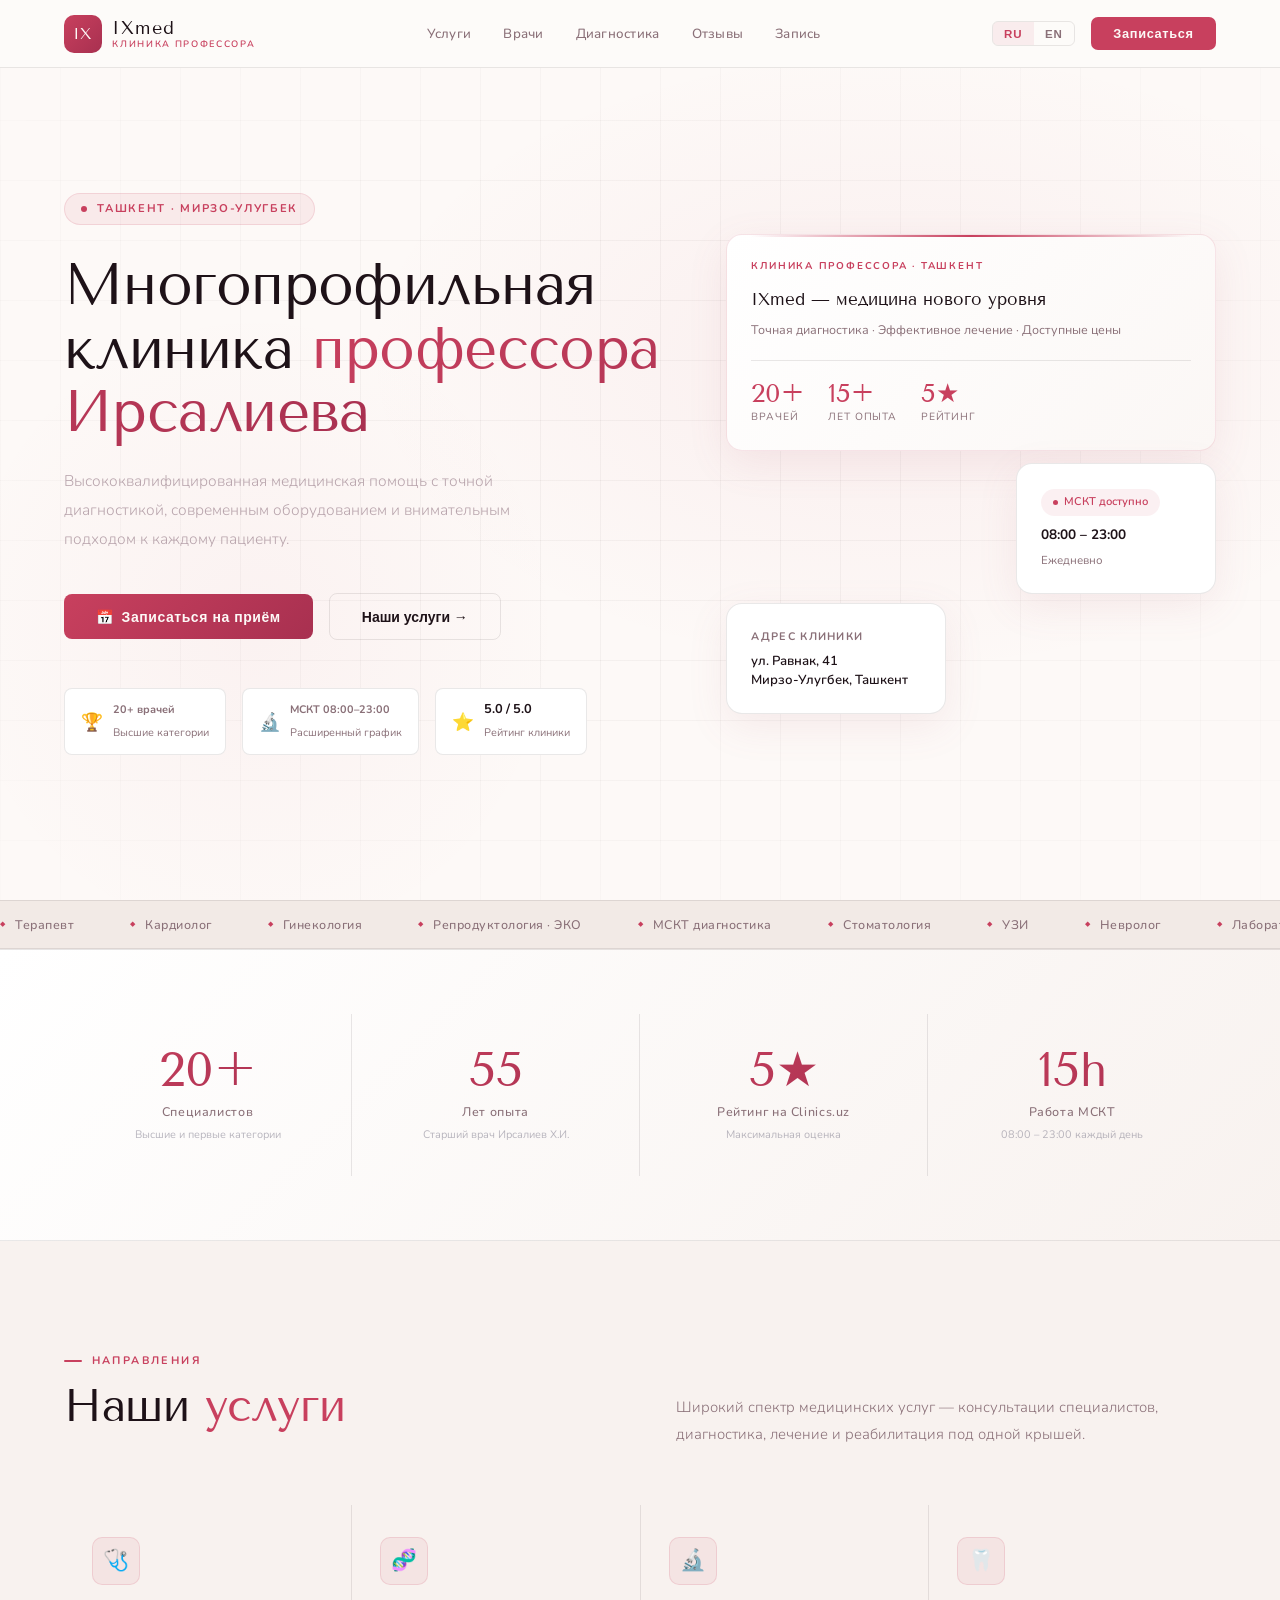
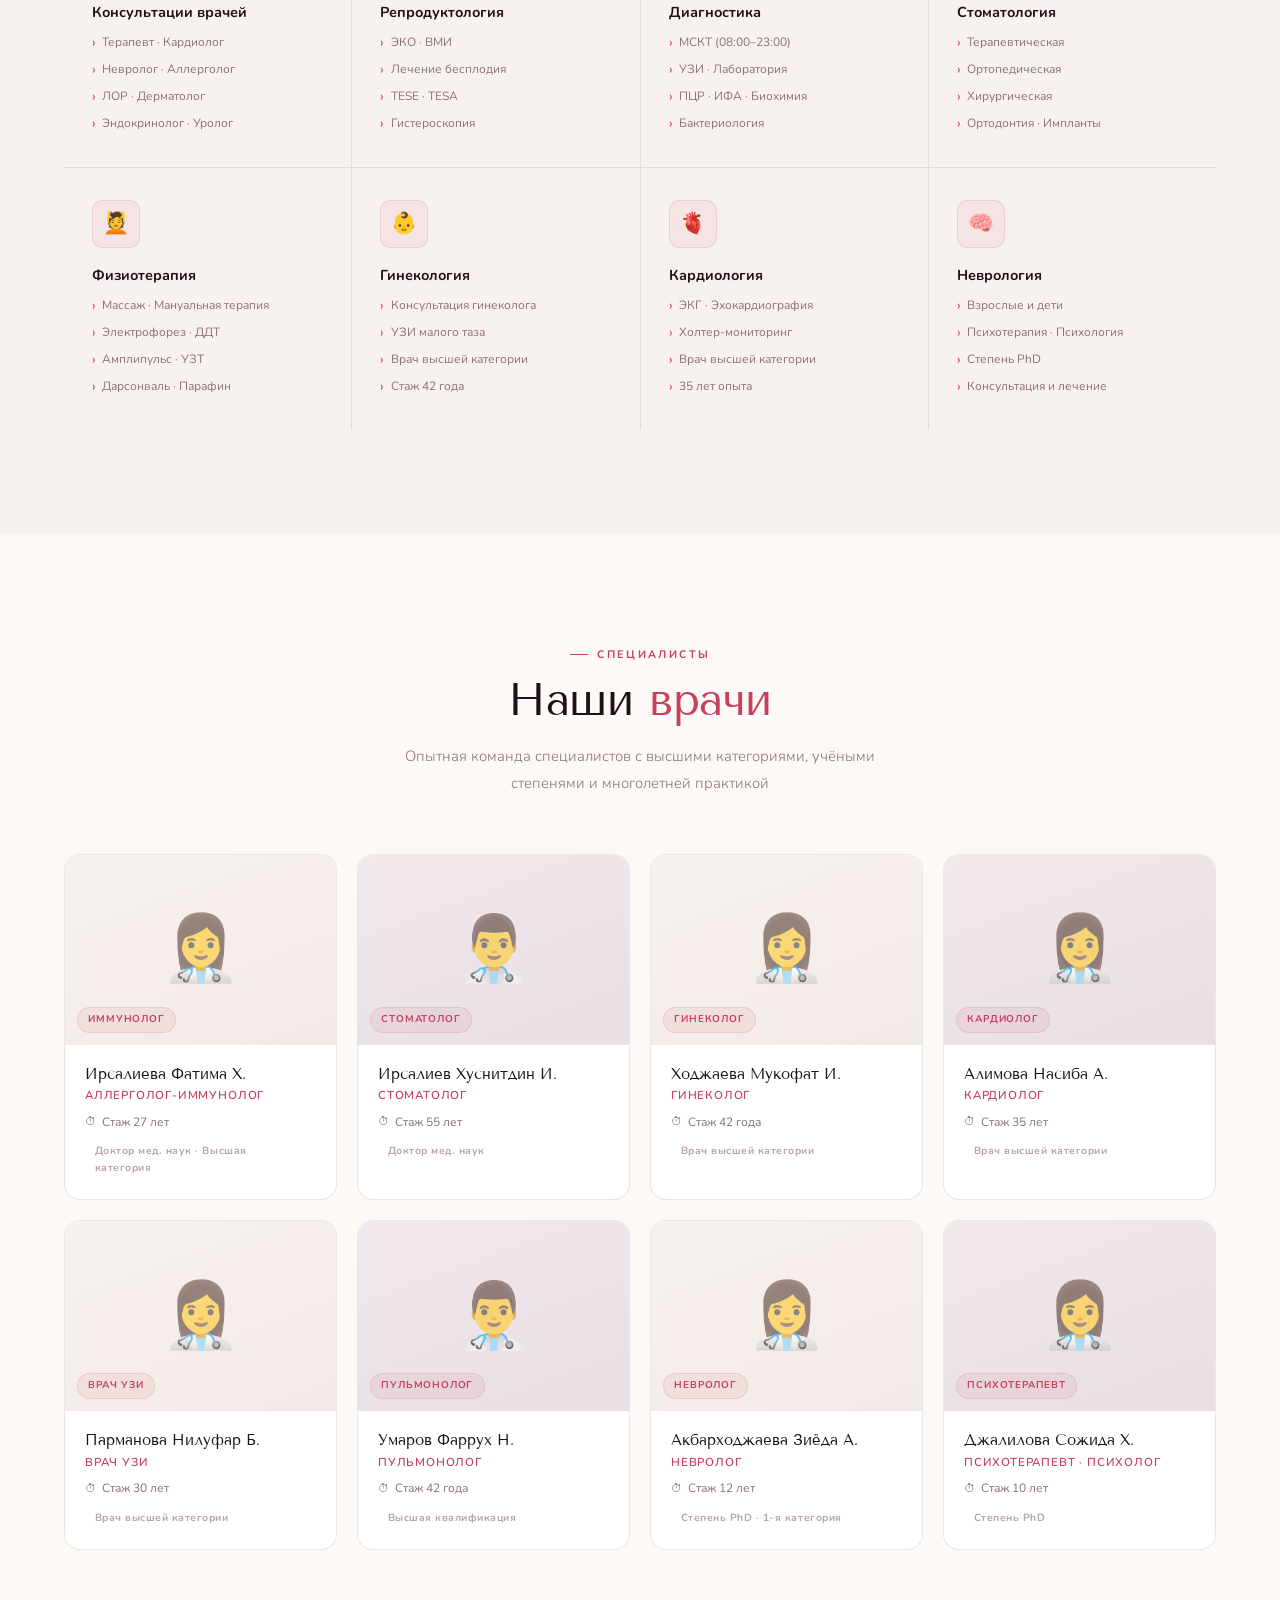
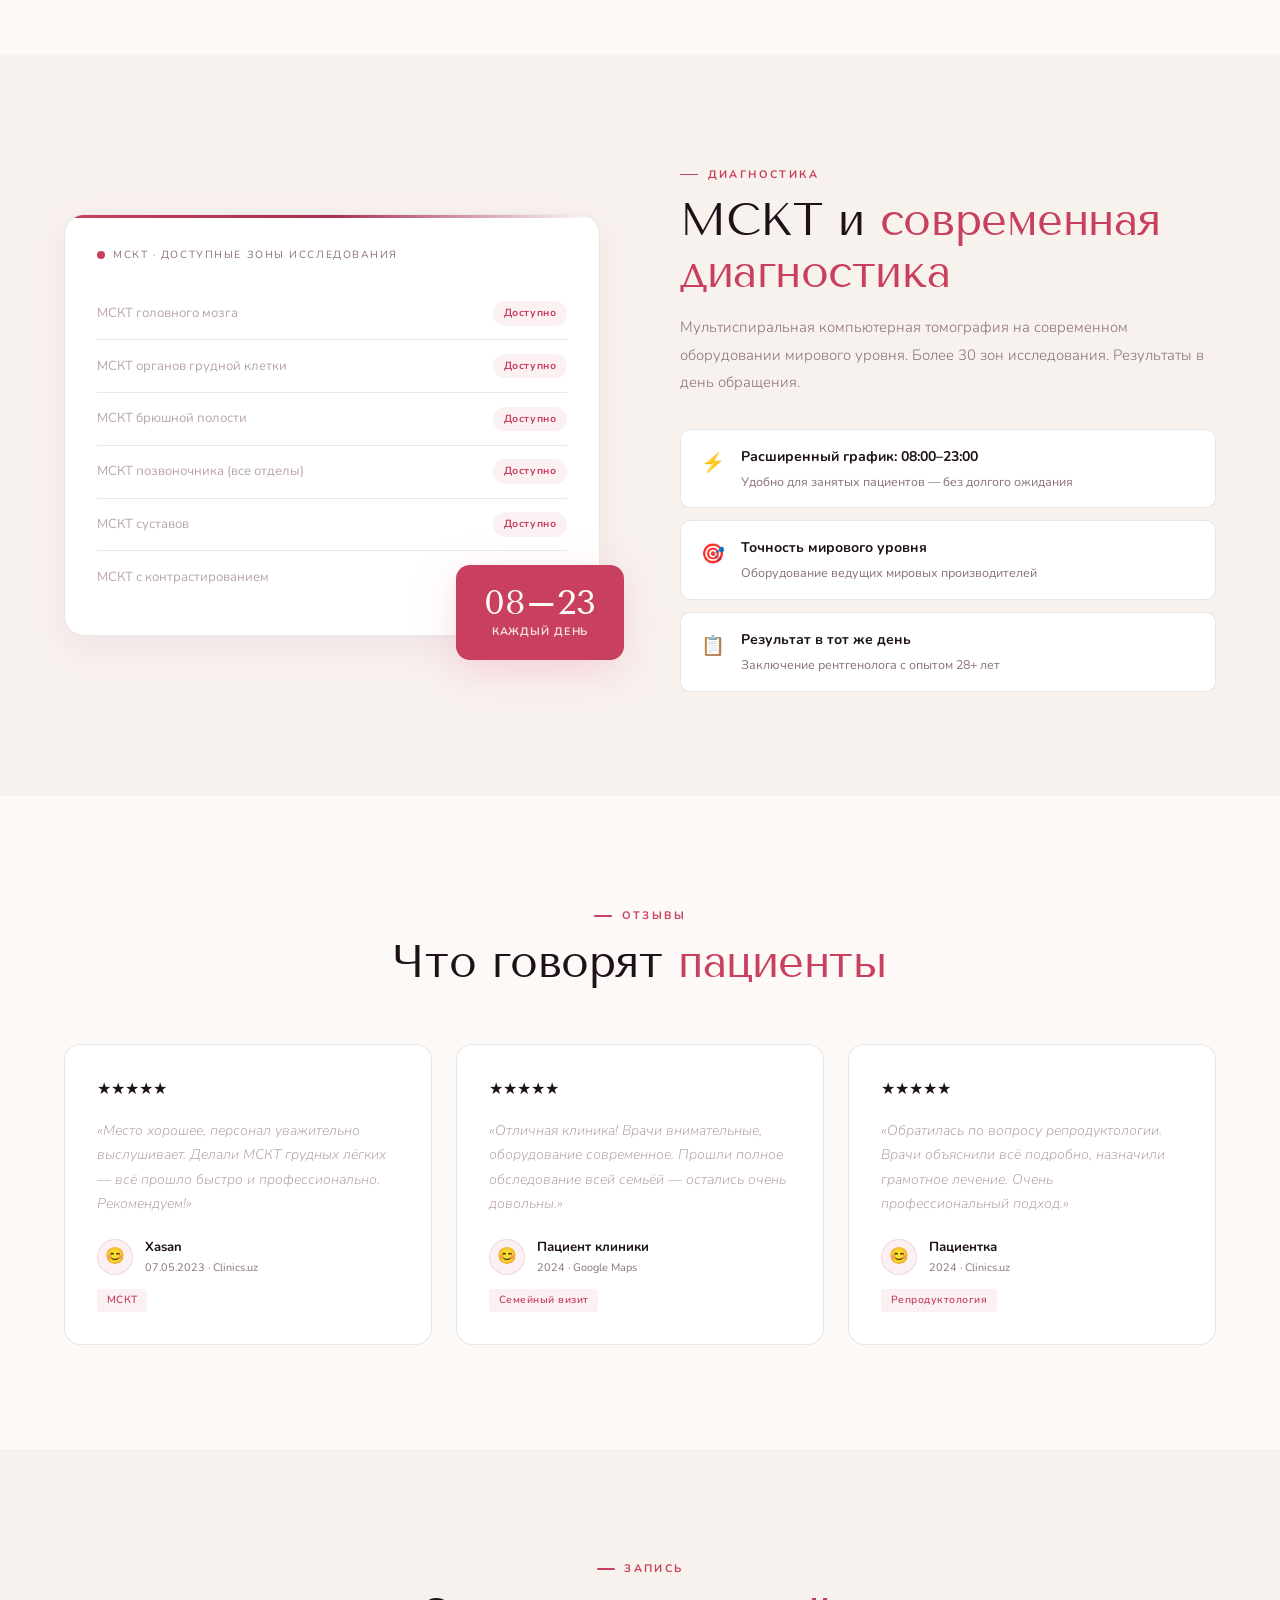
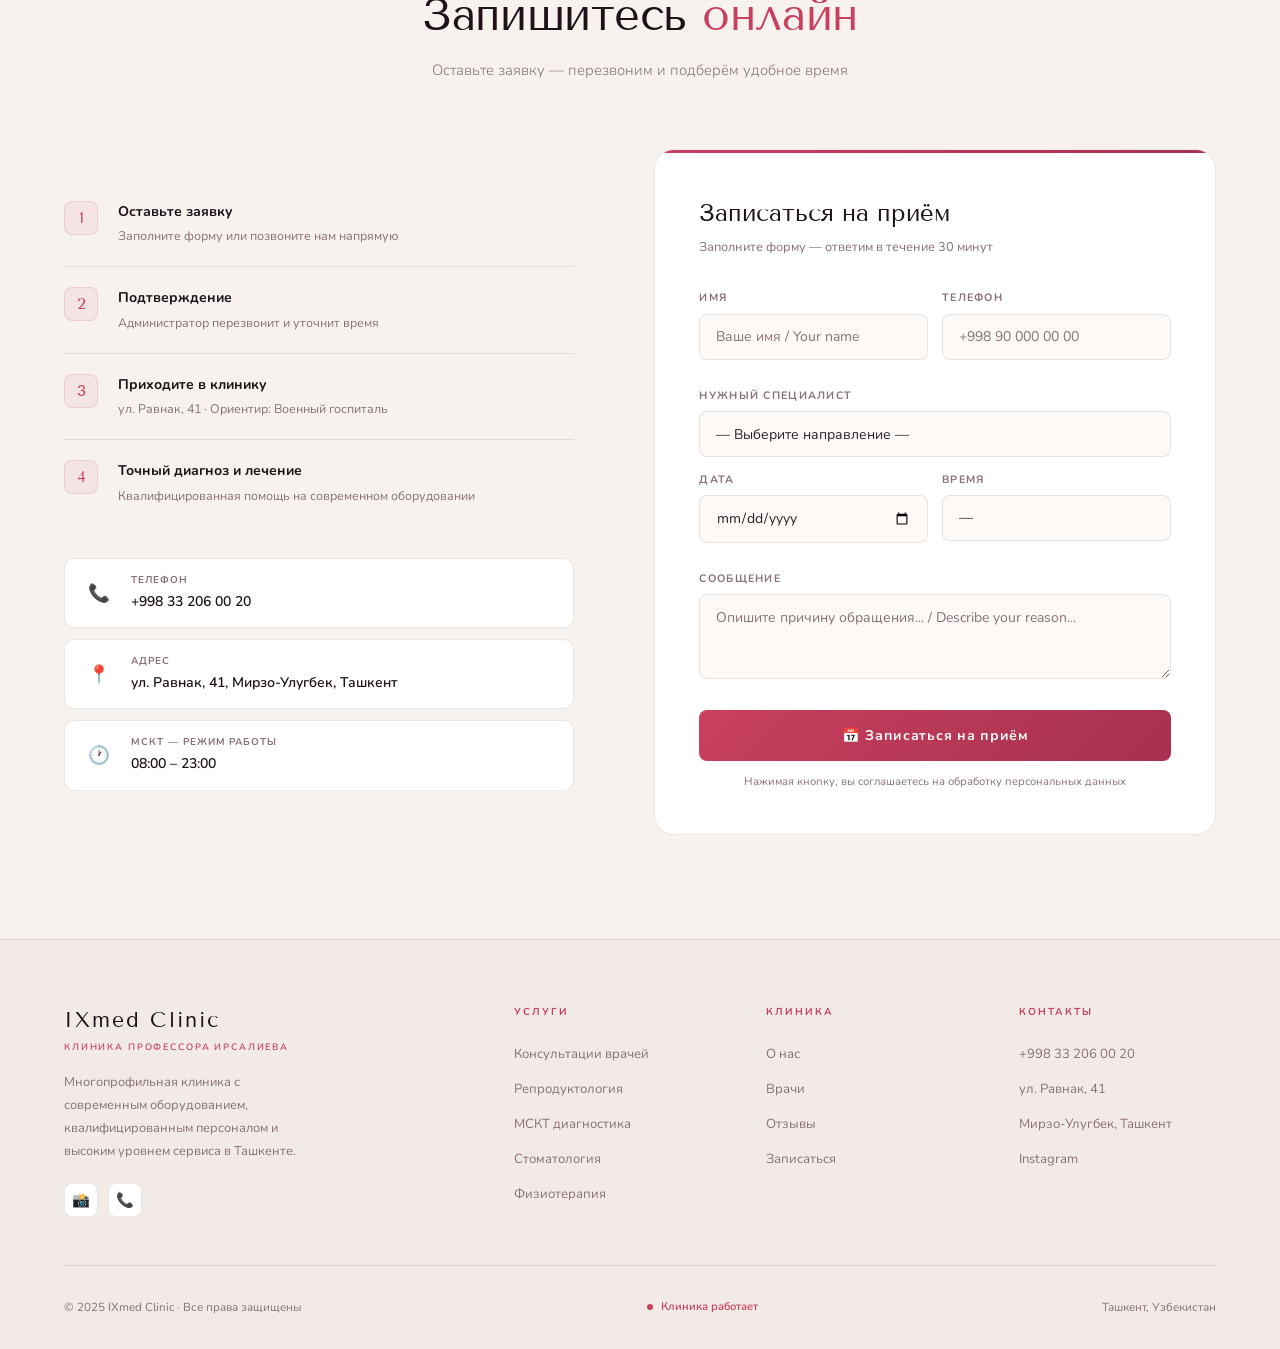
<file: index.html>
<!DOCTYPE html>
<html lang="ru" data-lang="ru">
<head>
<meta charset="UTF-8">
<meta name="viewport" content="width=device-width, initial-scale=1.0">
<title>IXmed Clinic — Многопрофильная клиника профессора Ирсалиева · Ташкент</title>
<link href="https://fonts.googleapis.com/css2?family=Tenor+Sans&family=Nunito:wght@300;400;500;600;700&display=swap" rel="stylesheet">
<link rel="stylesheet" href="ixmed.css">
</head>
<body>

<!-- NAV -->
<nav id="nav">
  <a href="#" class="logo">
    <div class="logo-mark">IX</div>
    <div class="logo-text">
      <span class="logo-main">IXmed</span>
      <span class="logo-sub ru">Клиника профессора</span>
      <span class="logo-sub en">Professor's Clinic</span>
    </div>
  </a>
  <ul class="nav-links">
    <li><a href="#services"><span class="ru">Услуги</span><span class="en">Services</span></a></li>
    <li><a href="#doctors"><span class="ru">Врачи</span><span class="en">Doctors</span></a></li>
    <li><a href="#diagnostics"><span class="ru">Диагностика</span><span class="en">Diagnostics</span></a></li>
    <li><a href="#reviews"><span class="ru">Отзывы</span><span class="en">Reviews</span></a></li>
    <li><a href="#booking"><span class="ru">Запись</span><span class="en">Book</span></a></li>
  </ul>
  <div class="nav-right">
    <div class="lang-toggle">
      <button class="lang-btn active" onclick="setLang('ru')">RU</button>
      <button class="lang-btn" onclick="setLang('en')">EN</button>
    </div>
    <button class="nav-cta" onclick="document.getElementById('booking').scrollIntoView({behavior:'smooth'})">
      <span class="ru">Записаться</span><span class="en">Book Now</span>
    </button>
    <button class="hamburger" onclick="toggleMenu()"><span></span><span></span><span></span></button>
  </div>
</nav>

<!-- HERO -->
<div class="hero">
  <div class="hero-bg"></div>
  <div class="hero-grid-lines"></div>
  <div class="hero-inner">
    <div class="hero-left">
      <div class="hero-eyebrow">
        <span class="ru">Ташкент · Мирзо-Улугбек</span>
        <span class="en">Tashkent · Mirzo-Ulugbek</span>
      </div>
      <h1>
        <span class="ru">Многопрофильная<br>клиника <span class="accent">профессора<br>Ирсалиева</span></span>
        <span class="en">Professor Irsaliev's<br><span class="accent">Multispecialty<br>Clinic</span></span>
      </h1>
      <p class="hero-desc ru">Высококвалифицированная медицинская помощь с точной диагностикой, современным оборудованием и внимательным подходом к каждому пациенту.</p>
      <p class="hero-desc en">World-class medical care with precise diagnostics, modern equipment and a patient-first approach at every step.</p>
      <div class="hero-actions">
        <button class="btn-pink" onclick="document.getElementById('booking').scrollIntoView({behavior:'smooth'})">
          <span>📅</span>
          <span class="ru">Записаться на приём</span>
          <span class="en">Book Appointment</span>
        </button>
        <button class="btn-ghost" onclick="document.getElementById('services').scrollIntoView({behavior:'smooth'})">
          <span class="ru">Наши услуги →</span>
          <span class="en">Our Services →</span>
        </button>
      </div>
      <div class="hero-badges">
        <div class="hbadge">
          <div class="hbadge-icon">🏆</div>
          <div class="hbadge-text">
            <strong><span class="ru">20+ врачей</span><span class="en">20+ Doctors</span></strong>
            <span><span class="ru">Высшие категории</span><span class="en">Top categories</span></span>
          </div>
        </div>
        <div class="hbadge">
          <div class="hbadge-icon">🔬</div>
          <div class="hbadge-text">
            <strong><span class="ru">МСКТ 08:00–23:00</span><span class="en">MSCT 08:00–23:00</span></strong>
            <span><span class="ru">Расширенный график</span><span class="en">Extended hours</span></span>
          </div>
        </div>
        <div class="hbadge">
          <div class="hbadge-icon">⭐</div>
          <div class="hbadge-text">
            <strong>5.0 / 5.0</strong>
            <span><span class="ru">Рейтинг клиники</span><span class="en">Clinic rating</span></span>
          </div>
        </div>
      </div>
    </div>
    <div class="hero-right">
      <div class="float-card main">
        <div class="fc-label ru">Клиника профессора · Ташкент</div>
        <div class="fc-label en">Professor's Clinic · Tashkent</div>
        <div class="fc-title ru">IXmed — медицина нового уровня</div>
        <div class="fc-title en">IXmed — Next-Level Medicine</div>
        <div class="fc-sub ru">Точная диагностика · Эффективное лечение · Доступные цены</div>
        <div class="fc-sub en">Precise diagnostics · Effective treatment · Affordable prices</div>
        <div class="fc-stats">
          <div><div class="fc-stat-num">20+</div><div class="fc-stat-lbl ru">Врачей</div><div class="fc-stat-lbl en">Doctors</div></div>
          <div><div class="fc-stat-num">15+</div><div class="fc-stat-lbl ru">Лет опыта</div><div class="fc-stat-lbl en">Years</div></div>
          <div><div class="fc-stat-num">5★</div><div class="fc-stat-lbl ru">Рейтинг</div><div class="fc-stat-lbl en">Rating</div></div>
        </div>
      </div>
      <div class="float-card small1">
        <div class="fc-pill ru">МСКТ доступно</div>
        <div class="fc-pill en">MSCT available</div>
        <div style="font-size:.85rem;font-weight:700;color:var(--heading)" class="ru">08:00 – 23:00</div>
        <div style="font-size:.85rem;font-weight:700;color:var(--heading)" class="en">08:00 – 23:00</div>
        <div style="font-size:.72rem;color:var(--mid);margin-top:.3rem" class="ru">Ежедневно</div>
        <div style="font-size:.72rem;color:var(--mid);margin-top:.3rem" class="en">Every day</div>
      </div>
      <div class="float-card small2">
        <div style="font-size:.68rem;font-weight:700;letter-spacing:.12em;text-transform:uppercase;color:var(--mid);margin-bottom:.4rem" class="ru">Адрес клиники</div>
        <div style="font-size:.68rem;font-weight:700;letter-spacing:.12em;text-transform:uppercase;color:var(--mid);margin-bottom:.4rem" class="en">Clinic address</div>
        <div style="font-size:.82rem;font-weight:600;color:var(--heading);line-height:1.4" class="ru">ул. Равнак, 41<br>Мирзо-Улугбек, Ташкент</div>
        <div style="font-size:.82rem;font-weight:600;color:var(--heading);line-height:1.4" class="en">Ravnak st., 41<br>Mirzo-Ulugbek, Tashkent</div>
      </div>
    </div>
  </div>
</div>

<!-- TICKER -->
<div class="ticker">
  <div class="ticker-inner">
    <span class="tick-item ru">Терапевт</span><span class="tick-item ru">Кардиолог</span>
    <span class="tick-item ru">Гинекология</span><span class="tick-item ru">Репродуктология · ЭКО</span>
    <span class="tick-item ru">МСКТ диагностика</span><span class="tick-item ru">Стоматология</span>
    <span class="tick-item ru">УЗИ</span><span class="tick-item ru">Невролог</span>
    <span class="tick-item ru">Лаборатория</span><span class="tick-item ru">ЛОР</span>
    <span class="tick-item ru">Физиотерапия · Массаж</span><span class="tick-item ru">Эндокринология</span>
    <span class="tick-item ru">Дерматология</span><span class="tick-item ru">Урология · Андрология</span>
    <span class="tick-item en">Therapist</span><span class="tick-item en">Cardiology</span>
    <span class="tick-item en">Gynaecology</span><span class="tick-item en">Reproductology · IVF</span>
    <span class="tick-item en">MSCT Diagnostics</span><span class="tick-item en">Dentistry</span>
    <span class="tick-item en">Ultrasound</span><span class="tick-item en">Neurology</span>
    <span class="tick-item en">Laboratory</span><span class="tick-item en">ENT</span>
    <span class="tick-item en">Physiotherapy · Massage</span><span class="tick-item en">Endocrinology</span>
  </div>
</div>

<!-- STATS -->
<div class="stats-section">
  <div class="stats-grid">
    <div class="stat-item reveal">
      <div class="stat-num">20+</div>
      <div class="stat-lbl ru">Специалистов</div>
      <div class="stat-lbl en">Specialists</div>
      <div class="stat-sub ru">Высшие и первые категории</div>
      <div class="stat-sub en">Top & first categories</div>
    </div>
    <div class="stat-item reveal rd1">
      <div class="stat-num">55</div>
      <div class="stat-lbl ru">Лет опыта</div>
      <div class="stat-lbl en">Years of experience</div>
      <div class="stat-sub ru">Старший врач Ирсалиев Х.И.</div>
      <div class="stat-sub en">Sr. doctor Irsaliev H.I.</div>
    </div>
    <div class="stat-item reveal rd2">
      <div class="stat-num">5★</div>
      <div class="stat-lbl ru">Рейтинг на Clinics.uz</div>
      <div class="stat-lbl en">Rating on Clinics.uz</div>
      <div class="stat-sub ru">Максимальная оценка</div>
      <div class="stat-sub en">Maximum score</div>
    </div>
    <div class="stat-item reveal rd3">
      <div class="stat-num">15h</div>
      <div class="stat-lbl ru">Работа МСКТ</div>
      <div class="stat-lbl en">MSCT hours</div>
      <div class="stat-sub ru">08:00 – 23:00 каждый день</div>
      <div class="stat-sub en">08:00 – 23:00 every day</div>
    </div>
  </div>
</div>

<!-- SERVICES -->
<section class="services-section" id="services">
  <div class="container">
    <div class="services-top reveal">
      <div>
        <div class="sec-label ru">Направления</div>
        <div class="sec-label en">Specialities</div>
        <h2 class="sec-title ru">Наши <span class="p">услуги</span></h2>
        <h2 class="sec-title en">Our <span class="p">services</span></h2>
      </div>
      <p class="sec-sub ru">Широкий спектр медицинских услуг — консультации специалистов, диагностика, лечение и реабилитация под одной крышей.</p>
      <p class="sec-sub en">A full range of medical services — specialist consultations, diagnostics, treatment and rehabilitation under one roof.</p>
    </div>
    <div class="services-grid reveal rd1">
      <div class="svc-card">
        <div class="svc-icon">🩺</div>
        <div class="svc-name ru">Консультации врачей</div>
        <div class="svc-name en">Doctor Consultations</div>
        <div class="svc-items">
          <div class="svc-item ru">Терапевт · Кардиолог</div>
          <div class="svc-item ru">Невролог · Аллерголог</div>
          <div class="svc-item ru">ЛОР · Дерматолог</div>
          <div class="svc-item ru">Эндокринолог · Уролог</div>
          <div class="svc-item en">Therapist · Cardiologist</div>
          <div class="svc-item en">Neurologist · Allergist</div>
          <div class="svc-item en">ENT · Dermatologist</div>
          <div class="svc-item en">Endocrinologist · Urologist</div>
        </div>
      </div>
      <div class="svc-card">
        <div class="svc-icon">🧬</div>
        <div class="svc-name ru">Репродуктология</div>
        <div class="svc-name en">Reproductology</div>
        <div class="svc-items">
          <div class="svc-item ru">ЭКО · ВМИ</div>
          <div class="svc-item ru">Лечение бесплодия</div>
          <div class="svc-item ru">TESE · TESA</div>
          <div class="svc-item ru">Гистероскопия</div>
          <div class="svc-item en">IVF · IUI</div>
          <div class="svc-item en">Infertility treatment</div>
          <div class="svc-item en">TESE · TESA</div>
          <div class="svc-item en">Hysteroscopy</div>
        </div>
      </div>
      <div class="svc-card">
        <div class="svc-icon">🔬</div>
        <div class="svc-name ru">Диагностика</div>
        <div class="svc-name en">Diagnostics</div>
        <div class="svc-items">
          <div class="svc-item ru">МСКТ (08:00–23:00)</div>
          <div class="svc-item ru">УЗИ · Лаборатория</div>
          <div class="svc-item ru">ПЦР · ИФА · Биохимия</div>
          <div class="svc-item ru">Бактериология</div>
          <div class="svc-item en">MSCT (08:00–23:00)</div>
          <div class="svc-item en">Ultrasound · Laboratory</div>
          <div class="svc-item en">PCR · ELISA · Biochemistry</div>
          <div class="svc-item en">Bacteriology</div>
        </div>
      </div>
      <div class="svc-card">
        <div class="svc-icon">🦷</div>
        <div class="svc-name ru">Стоматология</div>
        <div class="svc-name en">Dentistry</div>
        <div class="svc-items">
          <div class="svc-item ru">Терапевтическая</div>
          <div class="svc-item ru">Ортопедическая</div>
          <div class="svc-item ru">Хирургическая</div>
          <div class="svc-item ru">Ортодонтия · Импланты</div>
          <div class="svc-item en">Therapeutic</div>
          <div class="svc-item en">Orthopaedic</div>
          <div class="svc-item en">Surgical</div>
          <div class="svc-item en">Orthodontics · Implants</div>
        </div>
      </div>
      <div class="svc-card">
        <div class="svc-icon">💆</div>
        <div class="svc-name ru">Физиотерапия</div>
        <div class="svc-name en">Physiotherapy</div>
        <div class="svc-items">
          <div class="svc-item ru">Массаж · Мануальная терапия</div>
          <div class="svc-item ru">Электрофорез · ДДТ</div>
          <div class="svc-item ru">Амплипульс · УЗТ</div>
          <div class="svc-item ru">Дарсонваль · Парафин</div>
          <div class="svc-item en">Massage · Manual therapy</div>
          <div class="svc-item en">Electrophoresis · DDT</div>
          <div class="svc-item en">Amplipulse · UST</div>
          <div class="svc-item en">Darsonval · Paraffin</div>
        </div>
      </div>
      <div class="svc-card">
        <div class="svc-icon">👶</div>
        <div class="svc-name ru">Гинекология</div>
        <div class="svc-name en">Gynaecology</div>
        <div class="svc-items">
          <div class="svc-item ru">Консультация гинеколога</div>
          <div class="svc-item ru">УЗИ малого таза</div>
          <div class="svc-item ru">Врач высшей категории</div>
          <div class="svc-item ru">Стаж 42 года</div>
          <div class="svc-item en">Gynaecologist consultation</div>
          <div class="svc-item en">Pelvic ultrasound</div>
          <div class="svc-item en">Top-category specialist</div>
          <div class="svc-item en">42 years experience</div>
        </div>
      </div>
      <div class="svc-card">
        <div class="svc-icon">🫀</div>
        <div class="svc-name ru">Кардиология</div>
        <div class="svc-name en">Cardiology</div>
        <div class="svc-items">
          <div class="svc-item ru">ЭКГ · Эхокардиография</div>
          <div class="svc-item ru">Холтер-мониторинг</div>
          <div class="svc-item ru">Врач высшей категории</div>
          <div class="svc-item ru">35 лет опыта</div>
          <div class="svc-item en">ECG · Echocardiography</div>
          <div class="svc-item en">Holter monitoring</div>
          <div class="svc-item en">Top-category specialist</div>
          <div class="svc-item en">35 years experience</div>
        </div>
      </div>
      <div class="svc-card">
        <div class="svc-icon">🧠</div>
        <div class="svc-name ru">Неврология</div>
        <div class="svc-name en">Neurology</div>
        <div class="svc-items">
          <div class="svc-item ru">Взрослые и дети</div>
          <div class="svc-item ru">Психотерапия · Психология</div>
          <div class="svc-item ru">Степень PhD</div>
          <div class="svc-item ru">Консультация и лечение</div>
          <div class="svc-item en">Adults and children</div>
          <div class="svc-item en">Psychotherapy · Psychology</div>
          <div class="svc-item en">PhD specialists</div>
          <div class="svc-item en">Consultation & treatment</div>
        </div>
      </div>
    </div>
  </div>
</section>

<!-- DOCTORS -->
<section class="doctors-section" id="doctors">
  <div class="container">
    <div class="reveal" style="text-align:center;max-width:600px;margin:0 auto">
      <div class="sec-label ru" style="justify-content:center">Специалисты</div>
      <div class="sec-label en" style="justify-content:center">Our Team</div>
      <h2 class="sec-title ru">Наши <span class="p">врачи</span></h2>
      <h2 class="sec-title en">Our <span class="p">doctors</span></h2>
      <p class="sec-sub ru" style="margin:0 auto;text-align:center">Опытная команда специалистов с высшими категориями, учёными степенями и многолетней практикой</p>
      <p class="sec-sub en" style="margin:0 auto;text-align:center">An experienced team of top-category specialists with academic degrees and decades of practice</p>
    </div>
    <div class="doctors-grid reveal rd1">
      <div class="doc-card">
        <div class="doc-photo">
          <div class="doc-emoji">👩‍⚕️</div>
          <div class="doc-specialty-tag ru">Иммунолог</div>
          <div class="doc-specialty-tag en">Immunologist</div>
        </div>
        <div class="doc-info">
          <div class="doc-name">Ирсалиева Фатима Х.</div>
          <div class="doc-role ru">Аллерголог-иммунолог</div>
          <div class="doc-role en">Allergist-Immunologist</div>
          <div class="doc-exp ru">Стаж 27 лет</div>
          <div class="doc-exp en">27 years experience</div>
          <div class="doc-degree ru">Доктор мед. наук · Высшая категория</div>
          <div class="doc-degree en">Doctor of Medicine · Top Category</div>
        </div>
      </div>
      <div class="doc-card">
        <div class="doc-photo" style="background:linear-gradient(160deg,#f0e8ec,#e8dfe4)">
          <div class="doc-emoji">👨‍⚕️</div>
          <div class="doc-specialty-tag ru">Стоматолог</div>
          <div class="doc-specialty-tag en">Dentist</div>
        </div>
        <div class="doc-info">
          <div class="doc-name">Ирсалиев Хуснитдин И.</div>
          <div class="doc-role ru">Стоматолог</div>
          <div class="doc-role en">Dentist</div>
          <div class="doc-exp ru">Стаж 55 лет</div>
          <div class="doc-exp en">55 years experience</div>
          <div class="doc-degree ru">Доктор мед. наук</div>
          <div class="doc-degree en">Doctor of Medicine</div>
        </div>
      </div>
      <div class="doc-card">
        <div class="doc-photo">
          <div class="doc-emoji">👩‍⚕️</div>
          <div class="doc-specialty-tag ru">Гинеколог</div>
          <div class="doc-specialty-tag en">Gynaecologist</div>
        </div>
        <div class="doc-info">
          <div class="doc-name">Ходжаева Мукофат И.</div>
          <div class="doc-role ru">Гинеколог</div>
          <div class="doc-role en">Gynaecologist</div>
          <div class="doc-exp ru">Стаж 42 года</div>
          <div class="doc-exp en">42 years experience</div>
          <div class="doc-degree ru">Врач высшей категории</div>
          <div class="doc-degree en">Top Category Specialist</div>
        </div>
      </div>
      <div class="doc-card">
        <div class="doc-photo" style="background:linear-gradient(160deg,#f0e8ec,#e8dfe4)">
          <div class="doc-emoji">👩‍⚕️</div>
          <div class="doc-specialty-tag ru">Кардиолог</div>
          <div class="doc-specialty-tag en">Cardiologist</div>
        </div>
        <div class="doc-info">
          <div class="doc-name">Алимова Насиба А.</div>
          <div class="doc-role ru">Кардиолог</div>
          <div class="doc-role en">Cardiologist</div>
          <div class="doc-exp ru">Стаж 35 лет</div>
          <div class="doc-exp en">35 years experience</div>
          <div class="doc-degree ru">Врач высшей категории</div>
          <div class="doc-degree en">Top Category Specialist</div>
        </div>
      </div>
      <div class="doc-card">
        <div class="doc-photo">
          <div class="doc-emoji">👩‍⚕️</div>
          <div class="doc-specialty-tag ru">Врач УЗИ</div>
          <div class="doc-specialty-tag en">Ultrasound</div>
        </div>
        <div class="doc-info">
          <div class="doc-name">Парманова Нилуфар Б.</div>
          <div class="doc-role ru">Врач УЗИ</div>
          <div class="doc-role en">Ultrasound Specialist</div>
          <div class="doc-exp ru">Стаж 30 лет</div>
          <div class="doc-exp en">30 years experience</div>
          <div class="doc-degree ru">Врач высшей категории</div>
          <div class="doc-degree en">Top Category Specialist</div>
        </div>
      </div>
      <div class="doc-card">
        <div class="doc-photo" style="background:linear-gradient(160deg,#f0e8ec,#e8dfe4)">
          <div class="doc-emoji">👨‍⚕️</div>
          <div class="doc-specialty-tag ru">Пульмонолог</div>
          <div class="doc-specialty-tag en">Pulmonologist</div>
        </div>
        <div class="doc-info">
          <div class="doc-name">Умаров Фаррух Н.</div>
          <div class="doc-role ru">Пульмонолог</div>
          <div class="doc-role en">Pulmonologist</div>
          <div class="doc-exp ru">Стаж 42 года</div>
          <div class="doc-exp en">42 years experience</div>
          <div class="doc-degree ru">Высшая квалификация</div>
          <div class="doc-degree en">Top qualification</div>
        </div>
      </div>
      <div class="doc-card">
        <div class="doc-photo">
          <div class="doc-emoji">👩‍⚕️</div>
          <div class="doc-specialty-tag ru">Невролог</div>
          <div class="doc-specialty-tag en">Neurologist</div>
        </div>
        <div class="doc-info">
          <div class="doc-name">Акбарходжаева Зиёда А.</div>
          <div class="doc-role ru">Невролог</div>
          <div class="doc-role en">Neurologist</div>
          <div class="doc-exp ru">Стаж 12 лет</div>
          <div class="doc-exp en">12 years experience</div>
          <div class="doc-degree ru">Степень PhD · 1-я категория</div>
          <div class="doc-degree en">PhD · 1st Category</div>
        </div>
      </div>
      <div class="doc-card">
        <div class="doc-photo" style="background:linear-gradient(160deg,#f0e8ec,#e8dfe4)">
          <div class="doc-emoji">👩‍⚕️</div>
          <div class="doc-specialty-tag ru">Психотерапевт</div>
          <div class="doc-specialty-tag en">Psychotherapist</div>
        </div>
        <div class="doc-info">
          <div class="doc-name">Джалилова Сожида Х.</div>
          <div class="doc-role ru">Психотерапевт · Психолог</div>
          <div class="doc-role en">Psychotherapist · Psychologist</div>
          <div class="doc-exp ru">Стаж 10 лет</div>
          <div class="doc-exp en">10 years experience</div>
          <div class="doc-degree ru">Степень PhD</div>
          <div class="doc-degree en">PhD Degree</div>
        </div>
      </div>
    </div>
  </div>
</section>

<!-- DIAGNOSTICS -->
<section class="diag-section" id="diagnostics">
  <div class="container">
    <div class="diag-inner">
      <div class="diag-visual reveal">
        <div class="diag-screen">
          <div class="diag-screen-top ru">МСКТ · Доступные зоны исследования</div>
          <div class="diag-screen-top en">MSCT · Available scan zones</div>
          <div class="diag-list">
            <div class="diag-row"><span class="diag-row-name ru">МСКТ головного мозга</span><span class="diag-row-name en">Brain MSCT</span><span class="diag-row-tag ru">Доступно</span><span class="diag-row-tag en">Available</span></div>
            <div class="diag-row"><span class="diag-row-name ru">МСКТ органов грудной клетки</span><span class="diag-row-name en">Chest MSCT</span><span class="diag-row-tag ru">Доступно</span><span class="diag-row-tag en">Available</span></div>
            <div class="diag-row"><span class="diag-row-name ru">МСКТ брюшной полости</span><span class="diag-row-name en">Abdomen MSCT</span><span class="diag-row-tag ru">Доступно</span><span class="diag-row-tag en">Available</span></div>
            <div class="diag-row"><span class="diag-row-name ru">МСКТ позвоночника (все отделы)</span><span class="diag-row-name en">Spine MSCT (all levels)</span><span class="diag-row-tag ru">Доступно</span><span class="diag-row-tag en">Available</span></div>
            <div class="diag-row"><span class="diag-row-name ru">МСКТ суставов</span><span class="diag-row-name en">Joints MSCT</span><span class="diag-row-tag ru">Доступно</span><span class="diag-row-tag en">Available</span></div>
            <div class="diag-row"><span class="diag-row-name ru">МСКТ с контрастированием</span><span class="diag-row-name en">Contrast-enhanced MSCT</span><span class="diag-row-tag ru">Доступно</span><span class="diag-row-tag en">Available</span></div>
          </div>
        </div>
        <div class="diag-float">
          <div class="diag-float-num ru">08–23</div>
          <div class="diag-float-num en">08–23</div>
          <div class="diag-float-lbl ru">Каждый день</div>
          <div class="diag-float-lbl en">Every day</div>
        </div>
      </div>
      <div class="diag-content reveal rd2">
        <div class="sec-label ru">Диагностика</div>
        <div class="sec-label en">Diagnostics</div>
        <h2 class="sec-title ru">МСКТ и <span class="p">современная<br>диагностика</span></h2>
        <h2 class="sec-title en">MSCT & <span class="p">Modern<br>Diagnostics</span></h2>
        <p class="sec-sub ru" style="margin-bottom:2rem">Мультиспиральная компьютерная томография на современном оборудовании мирового уровня. Более 30 зон исследования. Результаты в день обращения.</p>
        <p class="sec-sub en" style="margin-bottom:2rem">Multislice CT scanning on world-class equipment. Over 30 scan zones available. Results on the same day.</p>
        <div class="diag-features">
          <div class="diag-feat">
            <div class="diag-feat-icon">⚡</div>
            <div>
              <div class="diag-feat-title ru">Расширенный график: 08:00–23:00</div>
              <div class="diag-feat-title en">Extended hours: 08:00–23:00</div>
              <div class="diag-feat-desc ru">Удобно для занятых пациентов — без долгого ожидания</div>
              <div class="diag-feat-desc en">Convenient for busy patients — no long waiting</div>
            </div>
          </div>
          <div class="diag-feat">
            <div class="diag-feat-icon">🎯</div>
            <div>
              <div class="diag-feat-title ru">Точность мирового уровня</div>
              <div class="diag-feat-title en">World-class precision</div>
              <div class="diag-feat-desc ru">Оборудование ведущих мировых производителей</div>
              <div class="diag-feat-desc en">Equipment from leading global manufacturers</div>
            </div>
          </div>
          <div class="diag-feat">
            <div class="diag-feat-icon">📋</div>
            <div>
              <div class="diag-feat-title ru">Результат в тот же день</div>
              <div class="diag-feat-title en">Same-day results</div>
              <div class="diag-feat-desc ru">Заключение рентгенолога с опытом 28+ лет</div>
              <div class="diag-feat-desc en">Report by radiologist with 28+ years experience</div>
            </div>
          </div>
        </div>
      </div>
    </div>
  </div>
</section>

<!-- REVIEWS -->
<section class="reviews-section" id="reviews">
  <div class="container">
    <div class="reveal" style="text-align:center;max-width:540px;margin:0 auto">
      <div class="sec-label ru" style="justify-content:center">Отзывы</div>
      <div class="sec-label en" style="justify-content:center">Reviews</div>
      <h2 class="sec-title ru">Что говорят <span class="p">пациенты</span></h2>
      <h2 class="sec-title en">What <span class="p">patients</span> say</h2>
    </div>
    <div class="reviews-grid reveal rd1">
      <div class="review-card">
        <div class="review-stars">★★★★★</div>
        <div class="review-text ru">«Место хорошее, персонал уважительно выслушивает. Делали МСКТ грудных лёгких — всё прошло быстро и профессионально. Рекомендуем!»</div>
        <div class="review-text en">"Great place, staff listens respectfully. We had a chest CT scan — everything went quickly and professionally. Highly recommend!"</div>
        <div class="review-author">
          <div class="review-avatar">😊</div>
          <div>
            <div class="review-name">Xasan</div>
            <div class="review-date">07.05.2023 · Clinics.uz</div>
          </div>
        </div>
        <div class="review-tag ru">МСКТ</div>
        <div class="review-tag en">MSCT</div>
      </div>
      <div class="review-card">
        <div class="review-stars">★★★★★</div>
        <div class="review-text ru">«Отличная клиника! Врачи внимательные, оборудование современное. Прошли полное обследование всей семьёй — остались очень довольны.»</div>
        <div class="review-text en">"Excellent clinic! Attentive doctors, modern equipment. Our whole family had a full check-up — very satisfied with the results."</div>
        <div class="review-author">
          <div class="review-avatar">😊</div>
          <div>
            <div class="review-name ru">Пациент клиники</div>
            <div class="review-name en">Clinic Patient</div>
            <div class="review-date">2024 · Google Maps</div>
          </div>
        </div>
        <div class="review-tag ru">Семейный визит</div>
        <div class="review-tag en">Family visit</div>
      </div>
      <div class="review-card">
        <div class="review-stars">★★★★★</div>
        <div class="review-text ru">«Обратилась по вопросу репродуктологии. Врачи объяснили всё подробно, назначили грамотное лечение. Очень профессиональный подход.»</div>
        <div class="review-text en">"I came for reproductive health issues. Doctors explained everything in detail and prescribed proper treatment. Very professional approach."</div>
        <div class="review-author">
          <div class="review-avatar">😊</div>
          <div>
            <div class="review-name ru">Пациентка</div>
            <div class="review-name en">Patient</div>
            <div class="review-date">2024 · Clinics.uz</div>
          </div>
        </div>
        <div class="review-tag ru">Репродуктология</div>
        <div class="review-tag en">Reproductology</div>
      </div>
    </div>
  </div>
</section>

<!-- BOOKING -->
<section class="booking-section" id="booking">
  <div class="container">
    <div class="reveal" style="text-align:center;max-width:540px;margin:0 auto">
      <div class="sec-label ru" style="justify-content:center">Запись</div>
      <div class="sec-label en" style="justify-content:center">Book Now</div>
      <h2 class="sec-title ru">Запишитесь <span class="p">онлайн</span></h2>
      <h2 class="sec-title en">Book <span class="p">online</span></h2>
      <p class="sec-sub ru" style="margin:0 auto;text-align:center">Оставьте заявку — перезвоним и подберём удобное время</p>
      <p class="sec-sub en" style="margin:0 auto;text-align:center">Leave a request — we'll call back and find a convenient time</p>
    </div>
    <div class="booking-wrap">
      <div class="reveal">
        <div class="booking-steps">
          <div class="bstep">
            <div class="bstep-n">1</div>
            <div>
              <div class="bstep-title ru">Оставьте заявку</div>
              <div class="bstep-title en">Submit a request</div>
              <div class="bstep-desc ru">Заполните форму или позвоните нам напрямую</div>
              <div class="bstep-desc en">Fill in the form or call us directly</div>
            </div>
          </div>
          <div class="bstep">
            <div class="bstep-n">2</div>
            <div>
              <div class="bstep-title ru">Подтверждение</div>
              <div class="bstep-title en">Confirmation</div>
              <div class="bstep-desc ru">Администратор перезвонит и уточнит время</div>
              <div class="bstep-desc en">Our administrator will call back and confirm the time</div>
            </div>
          </div>
          <div class="bstep">
            <div class="bstep-n">3</div>
            <div>
              <div class="bstep-title ru">Приходите в клинику</div>
              <div class="bstep-title en">Visit the clinic</div>
              <div class="bstep-desc ru">ул. Равнак, 41 · Ориентир: Военный госпиталь</div>
              <div class="bstep-desc en">Ravnak st., 41 · Landmark: Military Hospital</div>
            </div>
          </div>
          <div class="bstep">
            <div class="bstep-n">4</div>
            <div>
              <div class="bstep-title ru">Точный диагноз и лечение</div>
              <div class="bstep-title en">Precise diagnosis & treatment</div>
              <div class="bstep-desc ru">Квалифицированная помощь на современном оборудовании</div>
              <div class="bstep-desc en">Qualified care with modern equipment</div>
            </div>
          </div>
        </div>
        <div class="contacts-list">
          <a class="contact-item" href="tel:+998332060020">
            <div class="c-ico">📞</div>
            <div>
              <div class="c-lbl ru">Телефон</div><div class="c-lbl en">Phone</div>
              <div class="c-val">+998 33 206 00 20</div>
            </div>
          </a>
          <div class="contact-item">
            <div class="c-ico">📍</div>
            <div>
              <div class="c-lbl ru">Адрес</div><div class="c-lbl en">Address</div>
              <div class="c-val ru">ул. Равнак, 41, Мирзо-Улугбек, Ташкент</div>
              <div class="c-val en">Ravnak st., 41, Mirzo-Ulugbek, Tashkent</div>
            </div>
          </div>
          <div class="contact-item">
            <div class="c-ico">🕐</div>
            <div>
              <div class="c-lbl ru">МСКТ — режим работы</div><div class="c-lbl en">MSCT working hours</div>
              <div class="c-val">08:00 – 23:00</div>
            </div>
          </div>
        </div>
      </div>
      <div class="booking-form reveal rd2">
        <div class="form-title ru">Записаться на приём</div>
        <div class="form-title en">Book an Appointment</div>
        <div class="form-sub ru">Заполните форму — ответим в течение 30 минут</div>
        <div class="form-sub en">Fill in the form — we'll reply within 30 minutes</div>
        <div class="frow">
          <div class="fg">
            <label class="fl ru">Имя</label><label class="fl en">Name</label>
            <input id="f_name" class="fi" type="text" placeholder="Ваше имя / Your name">
          </div>
          <div class="fg">
            <label class="fl ru">Телефон</label><label class="fl en">Phone</label>
            <input id="f_phone" class="fi" type="tel" placeholder="+998 90 000 00 00">
          </div>
        </div>
        <div class="fg">
          <label class="fl ru">Нужный специалист</label><label class="fl en">Specialist needed</label>
          <select id="f_doc" class="fsel">
            <option value="" class="ru">— Выберите направление —</option>
            <option value="" class="en">— Choose direction —</option>
            <option class="ru">Терапевт</option><option class="en">Therapist</option>
            <option class="ru">Кардиолог</option><option class="en">Cardiologist</option>
            <option class="ru">Гинеколог</option><option class="en">Gynaecologist</option>
            <option class="ru">Репродуктолог / ЭКО</option><option class="en">Reproductologist / IVF</option>
            <option class="ru">МСКТ диагностика</option><option class="en">MSCT Diagnostics</option>
            <option class="ru">Невролог</option><option class="en">Neurologist</option>
            <option class="ru">Стоматолог</option><option class="en">Dentist</option>
            <option class="ru">Эндокринолог</option><option class="en">Endocrinologist</option>
            <option class="ru">Уролог / Андролог</option><option class="en">Urologist / Andrologist</option>
            <option class="ru">ЛОР</option><option class="en">ENT</option>
            <option class="ru">Физиотерапия / Массаж</option><option class="en">Physiotherapy / Massage</option>
            <option class="ru">Не знаю — помогите выбрать</option><option class="en">Not sure — help me choose</option>
          </select>
        </div>
        <div class="frow">
          <div class="fg">
            <label class="fl ru">Дата</label><label class="fl en">Date</label>
            <input id="f_date" class="fi" type="date">
          </div>
          <div class="fg">
            <label class="fl ru">Время</label><label class="fl en">Time</label>
            <select id="f_time" class="fsel">
              <option value="">—</option>
              <option>09:00</option><option>10:00</option><option>11:00</option>
              <option>12:00</option><option>14:00</option><option>15:00</option>
              <option>16:00</option><option>17:00</option><option>18:00</option>
            </select>
          </div>
        </div>
        <div class="fg">
          <label class="fl ru">Сообщение</label><label class="fl en">Message</label>
          <textarea id="f_note" class="fta" placeholder="Опишите причину обращения... / Describe your reason..."></textarea>
        </div>
        <button class="fsub" onclick="submitForm()">
          <span class="ru">📅 Записаться на приём</span>
          <span class="en">📅 Book Appointment</span>
        </button>
        <div class="fnote ru">Нажимая кнопку, вы соглашаетесь на обработку персональных данных</div>
        <div class="fnote en">By clicking the button you agree to personal data processing</div>
      </div>
    </div>
  </div>
</section>

<!-- FOOTER -->
<footer>
  <div class="footer-top">
    <div class="footer-brand">
      <div class="f-logo-main">IXmed Clinic</div>
      <div class="f-logo-sub ru">Клиника профессора Ирсалиева</div>
      <div class="f-logo-sub en">Professor Irsaliev's Clinic</div>
      <div class="f-brand-desc ru">Многопрофильная клиника с современным оборудованием, квалифицированным персоналом и высоким уровнем сервиса в Ташкенте.</div>
      <div class="f-brand-desc en">A multispecialty clinic with modern equipment, qualified staff and high service standards in Tashkent.</div>
      <div class="f-social">
        <a href="https://www.instagram.com/ixmed_clinic/" class="f-soc" target="_blank">📸</a>
        <a href="tel:+998332060020" class="f-soc">📞</a>
      </div>
    </div>
    <div class="fcol">
      <div class="fcol-title ru">Услуги</div>
      <div class="fcol-title en">Services</div>
      <ul>
        <li><a href="#"><span class="ru">Консультации врачей</span><span class="en">Consultations</span></a></li>
        <li><a href="#"><span class="ru">Репродуктология</span><span class="en">Reproductology</span></a></li>
        <li><a href="#"><span class="ru">МСКТ диагностика</span><span class="en">MSCT Diagnostics</span></a></li>
        <li><a href="#"><span class="ru">Стоматология</span><span class="en">Dentistry</span></a></li>
        <li><a href="#"><span class="ru">Физиотерапия</span><span class="en">Physiotherapy</span></a></li>
      </ul>
    </div>
    <div class="fcol">
      <div class="fcol-title ru">Клиника</div>
      <div class="fcol-title en">Clinic</div>
      <ul>
        <li><a href="#"><span class="ru">О нас</span><span class="en">About us</span></a></li>
        <li><a href="#doctors"><span class="ru">Врачи</span><span class="en">Doctors</span></a></li>
        <li><a href="#reviews"><span class="ru">Отзывы</span><span class="en">Reviews</span></a></li>
        <li><a href="#booking"><span class="ru">Записаться</span><span class="en">Book now</span></a></li>
      </ul>
    </div>
    <div class="fcol">
      <div class="fcol-title ru">Контакты</div>
      <div class="fcol-title en">Contacts</div>
      <ul>
        <li><a href="tel:+998332060020">+998 33 206 00 20</a></li>
        <li><a href="#"><span class="ru">ул. Равнак, 41</span><span class="en">Ravnak st., 41</span></a></li>
        <li><a href="#"><span class="ru">Мирзо-Улугбек, Ташкент</span><span class="en">Mirzo-Ulugbek, Tashkent</span></a></li>
        <li><a href="https://www.instagram.com/ixmed_clinic/" target="_blank">Instagram</a></li>
      </ul>
    </div>
  </div>
  <div class="footer-bottom">
    <span>© 2025 IXmed Clinic · <span class="ru">Все права защищены</span><span class="en">All rights reserved</span></span>
    <div class="footer-live"><span class="ru">Клиника работает</span><span class="en">Clinic is open</span></div>
    <span><span class="ru">Ташкент, Узбекистан</span><span class="en">Tashkent, Uzbekistan</span></span>
  </div>
</footer>

<div class="toast" id="toast">
  <span class="toast-icon">✅</span>
  <span class="toast-msg" style="color:var(--dark)" id="toastMsg"></span>
</div>

<script src="ixmed.js"></script>
</body>
</html>
</file>
<file: ixmed.css>
:root {
  --bg:       #FDF9F7;
  --bg2:      #F8F2EF;
  --bg3:      #F2EAE6;
  --surface:  #FFFFFF;
  --surface2: #FBF7F5;
  --pink:     #C8405E;
  --pink2:    #A83050;
  --pink-dim: rgba(200,64,94,.08);
  --dark:     #2C1E24;
  --heading:  #1E1218;
  --mid:      #8A7078;
  --light:    #B8A4AC;
  --border:   rgba(200,64,94,.14);
  --border2:  rgba(44,30,36,.1);
  --shadow:   0 12px 40px rgba(180,100,120,.1);
}

*{margin:0;padding:0;box-sizing:border-box}
html{scroll-behavior:smooth}
body{font-family:'Nunito',sans-serif;background:var(--bg);color:var(--heading);overflow-x:hidden;line-height:1.6}

/* LANG HIDDEN */
[data-lang="ru"] .en{display:none}
[data-lang="en"] .ru{display:none}

/* ── NAV ── */
nav{
  position:fixed;top:0;left:0;right:0;z-index:100;
  height:68px;padding:0 5%;display:flex;align-items:center;justify-content:space-between;
  background:rgba(253,251,249,.95);backdrop-filter:blur(20px);
  border-bottom:1px solid var(--border2);transition:border-color .3s;
}
nav.scrolled{border-color:var(--border)}
.logo{display:flex;align-items:center;gap:.65rem;text-decoration:none}
.logo-mark{
  width:38px;height:38px;border-radius:10px;
  background:linear-gradient(135deg,var(--pink),var(--pink2));
  display:flex;align-items:center;justify-content:center;
  font-family:'Tenor Sans',serif;font-size:1rem;font-weight:400;color:var(--bg);
  letter-spacing:.02em;
}
.logo-text{display:flex;flex-direction:column;line-height:1.1}
.logo-main{font-family:'Tenor Sans',serif;font-size:1.15rem;letter-spacing:.08em;color:var(--heading)}
.logo-sub{font-size:.58rem;letter-spacing:.18em;color:var(--pink);text-transform:uppercase;font-weight:600}
.nav-links{display:flex;gap:2rem;list-style:none}
.nav-links a{text-decoration:none;color:var(--mid);font-size:.83rem;font-weight:500;transition:color .2s;letter-spacing:.02em}
.nav-links a:hover{color:var(--pink)}
.nav-right{display:flex;align-items:center;gap:1rem}
.lang-toggle{
  display:flex;border:1px solid var(--border2);border-radius:6px;overflow:hidden;
}
.lang-btn{
  padding:.35rem .7rem;font-size:.72rem;font-weight:700;letter-spacing:.08em;
  background:transparent;color:var(--mid);border:none;cursor:pointer;transition:all .2s;
}
.lang-btn.active{background:var(--pink-dim);color:var(--pink)}
.nav-cta{
  background:var(--pink);color:var(--bg);
  padding:.55rem 1.4rem;font-size:.8rem;font-weight:700;
  letter-spacing:.05em;border:none;cursor:pointer;border-radius:7px;
  transition:all .25s;white-space:nowrap;
}
.nav-cta:hover{background:var(--pink2);transform:translateY(-1px);box-shadow:0 8px 24px rgba(242,167,195,.3)}
.hamburger{display:none;flex-direction:column;gap:5px;cursor:pointer;background:none;border:none;padding:4px}
.hamburger span{width:22px;height:1.5px;background:var(--dark);display:block;border-radius:2px}

/* ── HERO ── */
.hero{
  min-height:100vh;display:flex;align-items:center;
  padding:80px 5% 0;position:relative;overflow:hidden;
}
/* animated gradient background */
.hero-bg{
  position:absolute;inset:0;
  background:
    radial-gradient(ellipse 60% 50% at 70% 40%, rgba(200,64,94,.06) 0%, transparent 70%),
    radial-gradient(ellipse 40% 60% at 20% 70%, rgba(200,64,94,.04) 0%, transparent 60%),
    var(--bg);
}
.hero-grid-lines{
  position:absolute;inset:0;
  background-image:
    linear-gradient(rgba(26,22,24,.04) 1px, transparent 1px),
    linear-gradient(90deg, rgba(26,22,24,.04) 1px, transparent 1px);
  background-size:60px 60px;
  mask-image:radial-gradient(ellipse 80% 80% at 50% 50%, black 30%, transparent 100%);
}
.hero-inner{
  position:relative;z-index:2;
  display:grid;grid-template-columns:1.1fr .9fr;
  gap:4rem;align-items:center;max-width:1200px;margin:0 auto;width:100%;
  padding:4rem 0 6rem;
}
.hero-eyebrow{
  display:inline-flex;align-items:center;gap:.65rem;
  background:var(--pink-dim);border:1px solid var(--border);
  padding:.4rem 1rem;border-radius:50px;
  font-size:.7rem;font-weight:700;letter-spacing:.15em;color:var(--pink);
  text-transform:uppercase;margin-bottom:1.75rem;
}
.hero-eyebrow::before{content:'';width:6px;height:6px;border-radius:50%;background:var(--pink);animation:pulse-dot 2s infinite}
@keyframes pulse-dot{0%,100%{opacity:1;transform:scale(1)}50%{opacity:.5;transform:scale(.7)}}
.hero h1{
  font-family:'Tenor Sans',serif;
  font-size:clamp(2.6rem,4.5vw,4.2rem);
  font-weight:400;line-height:1.1;letter-spacing:-.01em;
  color:var(--heading);margin-bottom:1.5rem;
}
.hero h1 .accent{
  background:linear-gradient(135deg,var(--pink),var(--pink2));
  -webkit-background-clip:text;-webkit-text-fill-color:transparent;
}
.hero-desc{
  font-size:.97rem;color:var(--light);line-height:1.85;
  max-width:500px;margin-bottom:2.5rem;font-weight:300;
}
.hero-actions{display:flex;gap:1rem;flex-wrap:wrap;align-items:center;margin-bottom:3rem}
.btn-pink{
  background:linear-gradient(135deg,var(--pink),var(--pink2));
  color:var(--bg);padding:.9rem 2rem;font-size:.875rem;font-weight:700;
  letter-spacing:.04em;border:none;cursor:pointer;border-radius:8px;
  transition:all .3s;display:inline-flex;align-items:center;gap:.5rem;
}
.btn-pink:hover{transform:translateY(-2px);box-shadow:0 14px 36px rgba(242,167,195,.35)}
.btn-ghost{
  background:transparent;color:var(--heading);
  padding:.9rem 2rem;font-size:.875rem;font-weight:600;
  border:1px solid var(--border2);cursor:pointer;border-radius:8px;
  transition:all .3s;
}
.btn-ghost:hover{border-color:var(--pink);color:var(--pink)}
.hero-badges{display:flex;gap:1rem;flex-wrap:wrap}
.hbadge{
  display:flex;align-items:center;gap:.6rem;
  background:var(--surface);border:1px solid var(--border2);
  padding:.6rem 1rem;border-radius:8px;
}
.hbadge-icon{font-size:1.1rem}
.hbadge-text strong{display:block;font-size:.8rem;font-weight:700;color:var(--heading)}
.hbadge-text span{font-size:.68rem;color:var(--mid)}

/* HERO RIGHT - floating cards */
.hero-right{position:relative;height:480px}
.float-card{
  position:absolute;background:var(--surface);
  border:1px solid var(--border2);border-radius:16px;
  padding:1.5rem;box-shadow:var(--shadow);
  transition:transform .3s;
}
.float-card:hover{transform:translateY(-4px) scale(1.02)}
.float-card.main{
  top:0;left:0;right:0;
  background:linear-gradient(135deg,var(--surface) 0%,var(--surface2) 100%);
  border-color:var(--border);
}
.float-card.main::before{
  content:'';position:absolute;top:0;left:1.5rem;right:1.5rem;height:2px;
  background:linear-gradient(90deg,transparent,var(--pink),transparent);
  border-radius:2px;
}
.fc-label{font-size:.62rem;font-weight:700;letter-spacing:.18em;text-transform:uppercase;color:var(--pink);margin-bottom:.75rem}
.fc-title{font-family:'Tenor Sans',serif;font-size:1.05rem;color:var(--heading);margin-bottom:.4rem}
.fc-sub{font-size:.78rem;color:var(--mid);line-height:1.6}
.fc-stats{display:flex;gap:1.5rem;margin-top:1.25rem;padding-top:1.25rem;border-top:1px solid var(--border2)}
.fc-stat-num{font-family:'Tenor Sans',serif;font-size:1.6rem;color:var(--pink);line-height:1}
.fc-stat-lbl{font-size:.65rem;color:var(--mid);text-transform:uppercase;letter-spacing:.08em;margin-top:.15rem}

.float-card.small1{bottom:120px;right:0;width:200px;animation:float1 5s ease-in-out infinite}
.float-card.small2{bottom:0;left:0;width:220px;animation:float2 6s ease-in-out infinite}
@keyframes float1{0%,100%{transform:translateY(0)}50%{transform:translateY(-10px)}}
@keyframes float2{0%,100%{transform:translateY(0)}50%{transform:translateY(-8px)}}
.fc-pill{display:inline-flex;align-items:center;gap:.4rem;background:var(--pink-dim);border-radius:50px;padding:.3rem .75rem;font-size:.7rem;color:var(--pink);font-weight:600;margin-bottom:.5rem}
.fc-pill::before{content:'';width:5px;height:5px;border-radius:50%;background:var(--pink)}

/* ── TICKER ── */
.ticker{background:var(--bg3);border-top:1px solid var(--border2);border-bottom:1px solid var(--border2);padding:.85rem 0;overflow:hidden}
.ticker-inner{display:flex;gap:3.5rem;animation:ticker 28s linear infinite;white-space:nowrap}
.tick-item{display:flex;align-items:center;gap:.6rem;color:var(--mid);font-size:.78rem;font-weight:500;letter-spacing:.04em;flex-shrink:0}
.tick-item::before{content:'◆';color:var(--pink);font-size:.45rem}
@keyframes ticker{0%{transform:translateX(0)}100%{transform:translateX(-50%)}}

/* ── SECTIONS ── */
section{padding:6.5rem 5%;position:relative}
.container{max-width:1200px;margin:0 auto}
.sec-label{
  display:inline-flex;align-items:center;gap:.6rem;
  font-size:.68rem;font-weight:700;letter-spacing:.22em;color:var(--pink);
  text-transform:uppercase;margin-bottom:.75rem;
}
.sec-label::before{content:'';width:18px;height:1.5px;background:var(--pink);border-radius:2px}
.sec-title{
  font-family:'Tenor Sans',serif;
  font-size:clamp(2rem,3.5vw,3rem);
  font-weight:400;line-height:1.15;color:var(--heading);margin-bottom:1rem;
  letter-spacing:-.01em;
}
.sec-title .p{color:var(--pink)}
.sec-sub{font-size:.93rem;color:var(--mid);line-height:1.85;max-width:540px;font-weight:300}

/* ── SERVICES ── */
.services-section{background:var(--bg2)}
.services-top{display:flex;justify-content:space-between;align-items:flex-end;margin-bottom:3.5rem;gap:2rem;flex-wrap:wrap}
.services-grid{display:grid;grid-template-columns:repeat(4,1fr);gap:1px;background:var(--border2)}
.svc-card{
  background:var(--bg2);padding:2rem 1.75rem;
  transition:all .35s;cursor:default;position:relative;overflow:hidden;
}
.svc-card::after{
  content:'';position:absolute;bottom:0;left:0;right:0;height:2px;
  background:linear-gradient(90deg,var(--pink),var(--pink2));
  transform:scaleX(0);transform-origin:left;transition:transform .4s;
}
.svc-card:hover{background:var(--bg3);transform:translateY(-2px)}
.svc-card:hover::after{transform:scaleX(1)}
.svc-icon{
  width:48px;height:48px;border-radius:10px;
  background:var(--pink-dim);border:1px solid var(--border);
  display:flex;align-items:center;justify-content:center;
  font-size:1.3rem;margin-bottom:1.1rem;transition:all .3s;
}
.svc-card:hover .svc-icon{background:rgba(242,167,195,.25);border-color:rgba(242,167,195,.3)}
.svc-name{font-size:.9rem;font-weight:700;color:var(--heading);margin-bottom:.4rem;line-height:1.3}
.svc-items{display:flex;flex-direction:column;gap:.25rem;margin-top:.6rem}
.svc-item{font-size:.75rem;color:var(--mid);display:flex;align-items:center;gap:.4rem}
.svc-item::before{content:'›';color:var(--pink);font-size:.9rem}

/* ── DOCTORS ── */
.doctors-section{background:var(--bg)}
.doctors-grid{display:grid;grid-template-columns:repeat(4,1fr);gap:1.25rem;margin-top:3.5rem}
.doc-card{
  background:var(--surface);border:1px solid var(--border2);
  border-radius:16px;overflow:hidden;transition:all .35s;
}
.doc-card:hover{border-color:var(--border);transform:translateY(-5px);box-shadow:0 24px 60px rgba(0,0,0,.4)}
.doc-photo{
  height:190px;
  background:linear-gradient(160deg,var(--bg2) 0%,var(--bg3) 100%);
  display:flex;align-items:center;justify-content:center;
  position:relative;overflow:hidden;
}
.doc-emoji{font-size:4rem;opacity:.6}
.doc-specialty-tag{
  position:absolute;bottom:.75rem;left:.75rem;
  background:var(--pink-dim);border:1px solid var(--border);
  font-size:.62rem;font-weight:700;letter-spacing:.08em;color:var(--pink);
  padding:.25rem .65rem;border-radius:50px;text-transform:uppercase;
}
.doc-info{padding:1.25rem}
.doc-name{font-family:'Tenor Sans',serif;font-size:.95rem;color:var(--heading);margin-bottom:.2rem;line-height:1.2}
.doc-role{font-size:.72rem;color:var(--pink);font-weight:600;text-transform:uppercase;letter-spacing:.07em;margin-bottom:.5rem}
.doc-exp{font-size:.75rem;color:var(--mid);display:flex;align-items:center;gap:.35rem}
.doc-exp::before{content:'⏱';font-size:.7rem}
.doc-degree{
  display:inline-block;margin-top:.5rem;
  font-size:.65rem;font-weight:700;padding:.2rem .6rem;
  background:rgba(255,255,255,.05);border-radius:4px;color:var(--light);letter-spacing:.05em;
}

/* ── DIAGNOSTICS ── */
.diag-section{background:var(--bg2)}
.diag-inner{display:grid;grid-template-columns:1fr 1fr;gap:5rem;align-items:center}
.diag-visual{position:relative}
.diag-screen{
  background:var(--surface);border:1px solid var(--border2);
  border-radius:20px;padding:2rem;position:relative;overflow:hidden;
  box-shadow:var(--shadow);
}
.diag-screen::before{
  content:'';position:absolute;top:0;left:0;right:0;height:3px;
  background:linear-gradient(90deg,var(--pink),var(--pink2),transparent);
}
.diag-screen-top{
  display:flex;align-items:center;gap:.5rem;margin-bottom:1.5rem;
  font-size:.65rem;letter-spacing:.15em;color:var(--mid);text-transform:uppercase;
}
.diag-screen-top::before{content:'';width:8px;height:8px;border-radius:50%;background:var(--pink);animation:pulse-dot 2s infinite}
.diag-list{display:flex;flex-direction:column;gap:0}
.diag-row{
  display:flex;justify-content:space-between;align-items:center;
  padding:.85rem 0;border-bottom:1px solid var(--border2);
  font-size:.82rem;
}
.diag-row:last-child{border-bottom:none}
.diag-row-name{color:var(--light);font-weight:400}
.diag-row-tag{
  font-size:.65rem;font-weight:700;padding:.25rem .65rem;border-radius:50px;
  background:var(--pink-dim);color:var(--pink);letter-spacing:.06em;
}
.diag-float{
  position:absolute;bottom:-1.5rem;right:-1.5rem;
  background:var(--pink);color:var(--bg);border-radius:14px;
  padding:1.25rem 1.75rem;box-shadow:0 12px 40px rgba(242,167,195,.4);
  text-align:center;
}
.diag-float-num{font-family:'Tenor Sans',serif;font-size:2.2rem;line-height:1}
.diag-float-lbl{font-size:.68rem;font-weight:700;text-transform:uppercase;letter-spacing:.08em;opacity:.85;margin-top:.2rem}
.diag-content .sec-sub{margin-bottom:2rem}
.diag-features{display:flex;flex-direction:column;gap:.75rem}
.diag-feat{
  display:flex;align-items:flex-start;gap:1rem;
  padding:1rem 1.25rem;background:var(--surface);
  border:1px solid var(--border2);border-radius:10px;transition:border-color .3s;
}
.diag-feat:hover{border-color:var(--border)}
.diag-feat-icon{font-size:1.2rem;flex-shrink:0;margin-top:.1rem}
.diag-feat-title{font-size:.875rem;font-weight:700;color:var(--heading);margin-bottom:.2rem}
.diag-feat-desc{font-size:.78rem;color:var(--mid);line-height:1.6}

/* ── STATS ── */
.stats-section{
  background:linear-gradient(135deg,var(--surface) 0%,var(--bg2) 100%);
  border-top:1px solid var(--border2);border-bottom:1px solid var(--border2);
  padding:4rem 5%;
}
.stats-grid{display:grid;grid-template-columns:repeat(4,1fr);gap:0;max-width:1200px;margin:0 auto}
.stat-item{
  text-align:center;padding:2rem;
  border-right:1px solid var(--border2);
}
.stat-item:last-child{border-right:none}
.stat-num{
  font-family:'Tenor Sans',serif;font-size:3rem;font-weight:400;
  background:linear-gradient(135deg,var(--pink),var(--pink2));
  -webkit-background-clip:text;-webkit-text-fill-color:transparent;
  line-height:1;margin-bottom:.5rem;
}
.stat-lbl{font-size:.78rem;color:var(--mid);font-weight:500;letter-spacing:.05em}
.stat-sub{font-size:.68rem;color:rgba(138,135,150,.6);margin-top:.25rem}

/* ── REVIEWS ── */
.reviews-section{background:var(--bg)}
.reviews-grid{display:grid;grid-template-columns:repeat(3,1fr);gap:1.5rem;margin-top:3.5rem}
.review-card{
  background:var(--surface);border:1px solid var(--border2);
  border-radius:16px;padding:2rem;transition:all .35s;
}
.review-card:hover{border-color:var(--border);transform:translateY(-3px)}
.review-stars{display:flex;gap:.25rem;margin-bottom:1rem}
.star{color:var(--pink);font-size:.9rem}
.review-text{font-size:.875rem;color:var(--light);line-height:1.75;font-style:italic;margin-bottom:1.25rem;font-weight:300}
.review-author{display:flex;align-items:center;gap:.75rem}
.review-avatar{
  width:36px;height:36px;border-radius:50%;
  background:var(--pink-dim);border:1px solid var(--border);
  display:flex;align-items:center;justify-content:center;font-size:1rem;flex-shrink:0;
}
.review-name{font-size:.82rem;font-weight:700;color:var(--heading)}
.review-date{font-size:.68rem;color:var(--mid);margin-top:.1rem}
.review-tag{
  display:inline-block;margin-top:.75rem;
  font-size:.65rem;padding:.2rem .6rem;background:var(--pink-dim);
  color:var(--pink);border-radius:4px;font-weight:600;letter-spacing:.05em;
}

/* ── BOOKING ── */
.booking-section{background:var(--bg2)}
.booking-wrap{display:grid;grid-template-columns:1fr 1.1fr;gap:5rem;margin-top:4rem;align-items:start}
.booking-info{}
.booking-steps{display:flex;flex-direction:column;gap:0;margin-top:2rem}
.bstep{display:flex;gap:1.25rem;padding:1.25rem 0;border-bottom:1px solid var(--border2)}
.bstep:last-child{border-bottom:none}
.bstep-n{
  width:34px;height:34px;border-radius:8px;
  background:var(--pink-dim);border:1px solid var(--border);
  display:flex;align-items:center;justify-content:center;
  font-family:'Tenor Sans',serif;font-size:1rem;color:var(--pink);flex-shrink:0;
}
.bstep-title{font-size:.875rem;font-weight:700;color:var(--heading);margin-bottom:.2rem}
.bstep-desc{font-size:.78rem;color:var(--mid);line-height:1.6}
.contacts-list{display:flex;flex-direction:column;gap:.65rem;margin-top:2rem}
.contact-item{
  display:flex;align-items:center;gap:1rem;padding:.9rem 1.1rem;
  background:var(--surface);border:1px solid var(--border2);border-radius:10px;
  text-decoration:none;transition:border-color .25s;
}
.contact-item:hover{border-color:var(--border)}
.c-ico{font-size:1.1rem;width:32px;text-align:center}
.c-lbl{font-size:.62rem;font-weight:700;letter-spacing:.1em;text-transform:uppercase;color:var(--mid)}
.c-val{font-size:.875rem;font-weight:600;color:var(--heading);margin-top:.1rem}

/* FORM */
.booking-form{
  background:var(--surface);border:1px solid var(--border2);
  border-radius:20px;padding:2.75rem;position:relative;overflow:hidden;
}
.booking-form::before{
  content:'';position:absolute;top:0;left:0;right:0;height:3px;
  background:linear-gradient(90deg,var(--pink),var(--pink2));
}
.form-title{font-family:'Tenor Sans',serif;font-size:1.5rem;color:var(--heading);margin-bottom:.3rem}
.form-sub{font-size:.8rem;color:var(--mid);margin-bottom:2rem}
.frow{display:grid;grid-template-columns:1fr 1fr;gap:.85rem;margin-bottom:.85rem}
.fg{margin-bottom:.85rem}
.fl{display:block;font-size:.67rem;font-weight:700;letter-spacing:.12em;text-transform:uppercase;color:var(--mid);margin-bottom:.45rem}
.fi,.fsel,.fta{
  width:100%;background:var(--bg);border:1.5px solid var(--border2);border-radius:8px;
  padding:.78rem 1rem;font-family:'Nunito',sans-serif;font-size:.875rem;
  color:var(--dark);outline:none;transition:border-color .2s;-webkit-appearance:none;
}
.fi:focus,.fsel:focus,.fta:focus{border-color:var(--pink);box-shadow:0 0 0 3px rgba(242,167,195,.08)}
.fi::placeholder,.fta::placeholder{color:var(--mid)}
.fsel option{background:var(--surface);color:var(--dark)}
.fta{resize:vertical;min-height:85px}
.fsub{
  width:100%;padding:1rem;
  background:linear-gradient(135deg,var(--pink),var(--pink2));
  color:var(--bg);font-family:'Nunito',sans-serif;font-size:.88rem;font-weight:700;
  letter-spacing:.05em;border:none;cursor:pointer;border-radius:8px;
  transition:all .3s;margin-top:.5rem;
}
.fsub:hover{transform:translateY(-1px);box-shadow:0 12px 36px rgba(242,167,195,.35)}
.fnote{font-size:.7rem;color:var(--mid);text-align:center;margin-top:.75rem;line-height:1.6}

/* ── FOOTER ── */
footer{background:var(--bg3);border-top:1px solid var(--border2);padding:4rem 5% 2rem}
.footer-top{display:grid;grid-template-columns:2fr 1fr 1fr 1fr;gap:3.5rem;margin-bottom:3rem;max-width:1200px;margin-left:auto;margin-right:auto}
.footer-brand{}
.f-logo-main{font-family:'Tenor Sans',serif;font-size:1.3rem;letter-spacing:.1em;color:var(--heading)}
.f-logo-sub{font-size:.58rem;letter-spacing:.2em;color:var(--pink);text-transform:uppercase;font-weight:600;margin-top:.15rem}
.f-brand-desc{font-size:.8rem;color:var(--mid);line-height:1.8;margin-top:1rem;max-width:260px}
.f-social{display:flex;gap:.6rem;margin-top:1.25rem}
.f-soc{
  width:34px;height:34px;border-radius:8px;
  background:var(--surface);border:1px solid var(--border2);
  display:flex;align-items:center;justify-content:center;
  font-size:.9rem;text-decoration:none;transition:all .2s;
}
.f-soc:hover{border-color:var(--border);background:var(--pink-dim)}
.fcol-title{font-size:.63rem;font-weight:700;letter-spacing:.2em;text-transform:uppercase;color:var(--pink);margin-bottom:1.25rem}
.fcol ul{list-style:none}
.fcol ul li{margin-bottom:.6rem}
.fcol ul a{text-decoration:none;color:var(--mid);font-size:.82rem;transition:color .2s}
.fcol ul a:hover{color:var(--pink)}
.footer-bottom{
  border-top:1px solid var(--border2);padding-top:2rem;
  display:flex;justify-content:space-between;align-items:center;
  font-size:.73rem;color:var(--mid);flex-wrap:wrap;gap:.75rem;
  max-width:1200px;margin:0 auto;
}
.footer-live{display:flex;align-items:center;gap:.5rem;color:var(--pink);font-size:.7rem;font-weight:600}
.footer-live::before{content:'';width:6px;height:6px;border-radius:50%;background:var(--pink);animation:pulse-dot 2s infinite}

/* ── TOAST ── */
.toast{
  position:fixed;bottom:2rem;right:2rem;z-index:999;
  background:var(--surface);border:1px solid var(--border);border-radius:12px;box-shadow:var(--shadow);
  padding:1rem 1.5rem;box-shadow:var(--shadow);
  display:flex;align-items:center;gap:.75rem;
  transform:translateX(200%);transition:transform .4s cubic-bezier(.4,0,.2,1);
  max-width:320px;
}
.toast.show{transform:translateX(0)}
.toast-icon{font-size:1.1rem}
.toast-msg{font-size:.82rem;color:var(--heading)}

/* ── REVEAL ── */
.reveal{opacity:0;transform:translateY(24px);transition:opacity .75s ease,transform .75s ease}
.reveal.visible{opacity:1;transform:translateY(0)}
.rd1{transition-delay:.1s}.rd2{transition-delay:.2s}.rd3{transition-delay:.3s}.rd4{transition-delay:.4s}

/* ── RESPONSIVE ── */
@media(max-width:1024px){
  .hero-inner{grid-template-columns:1fr}.hero-right{display:none}
  .services-grid{grid-template-columns:repeat(2,1fr)}
  .doctors-grid{grid-template-columns:repeat(2,1fr)}
  .diag-inner{grid-template-columns:1fr}
  .booking-wrap{grid-template-columns:1fr}
  .footer-top{grid-template-columns:1fr 1fr;gap:2.5rem}
  .stats-grid{grid-template-columns:repeat(2,1fr)}
  .stats-grid .stat-item:nth-child(2){border-right:none}
}
@media(max-width:768px){
  .nav-links{display:none}.hamburger{display:flex}
  .services-grid{grid-template-columns:1fr}
  .doctors-grid{grid-template-columns:1fr}
  .reviews-grid{grid-template-columns:1fr}
  .footer-top{grid-template-columns:1fr}
  .footer-bottom{flex-direction:column;text-align:center}
  .frow{grid-template-columns:1fr}
  .stats-grid{grid-template-columns:repeat(2,1fr)}
  .hero-badges{flex-direction:column}
}
</file>
